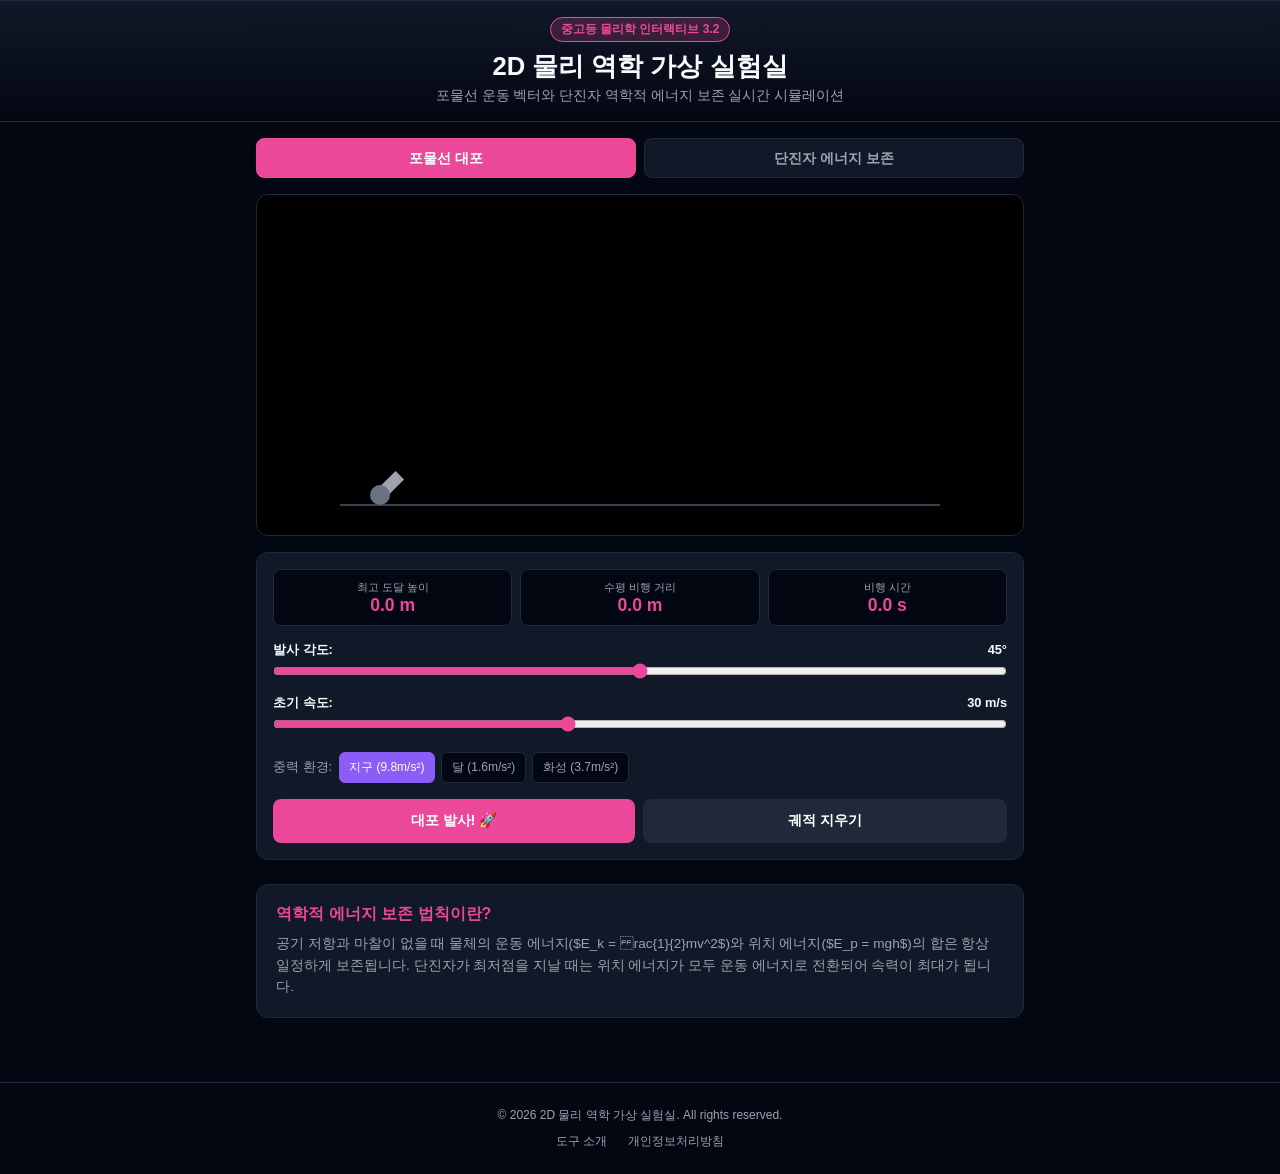
<file: index.html>
<!DOCTYPE html>
<html lang="ko">
<head>
  <meta charset="UTF-8">
  <meta name="robots" content="noindex, follow">
  <meta name="viewport" content="width=device-width, initial-scale=1.0, maximum-scale=1.0, user-scalable=no">
  <title>2D 물리 역학 가상 실험실 | 포물선 운동 & 에너지 보존 시뮬레이터</title>
  <meta name="description" content="중력, 발사 각도, 공기 저항을 조절하며 포물선 궤적과 단진자 역학적 에너지 보존 법칙을 실시간 60fps로 탐구하는 2D 물리 실험실입니다.">
  <link rel="canonical" href="https://verlet-physics-lab.enjoy-onepage.com/">
  <link rel="manifest" href="manifest.json">
  <link rel="stylesheet" href="style.css">
  <script async src="https://pagead2.googlesyndication.com/pagead/js/adsbygoogle.js?client=ca-pub-1204958742918459" crossorigin="anonymous"></script>
</head>
<body>
  <aside class="ad-top-wrapper" aria-label="스폰서 링크">
    <div class="ad-top-box">
      <ins class="adsbygoogle"
           style="display:block; max-height:90px;"
           data-ad-client="ca-pub-1204958742918459"
           data-ad-slot="3824727725"
           data-ad-format="horizontal"
           data-full-width-responsive="false"></ins>
      <script>(adsbygoogle = window.adsbygoogle || []).push({});</script>
    </div>
  </aside>

  <header class="app-header">
    <div class="header-inner">
      <div class="brand-row">
        <span class="brand-badge">중고등 물리학 인터랙티브 3.2</span>
        <h1 class="app-title">2D 물리 역학 가상 실험실</h1>
      </div>
      <p class="app-subtitle">포물선 운동 벡터와 단진자 역학적 에너지 보존 실시간 시뮬레이션</p>
    </div>
  </header>

  <main class="main-container">
    <nav class="mode-tabs">
      <button class="tab-btn active" id="tabCannon">포물선 대포</button>
      <button class="tab-btn" id="tabPendulum">단진자 에너지 보존</button>
    </nav>

    <!-- Canvas Sandbox -->
    <div class="sim-viewport-box">
      <canvas id="physicsCanvas" width="600" height="340"></canvas>
    </div>

    <!-- Cannon Controls -->
    <section class="controls-card" id="ctrlCannon">
      <div class="readout-grid">
        <div class="readout-item">
          <span class="r-label">최고 도달 높이</span>
          <span class="r-val" id="valMaxH">0.0 m</span>
        </div>
        <div class="readout-item">
          <span class="r-label">수평 비행 거리</span>
          <span class="r-val" id="valDist">0.0 m</span>
        </div>
        <div class="readout-item">
          <span class="r-label">비행 시간</span>
          <span class="r-val" id="valTime">0.0 s</span>
        </div>
      </div>

      <div class="sliders-grid">
        <div class="slider-row">
          <label>발사 각도: <span id="lblAngle">45°</span></label>
          <input type="range" id="rngAngle" min="5" max="85" value="45" />
        </div>
        <div class="slider-row">
          <label>초기 속도: <span id="lblSpeed">30 m/s</span></label>
          <input type="range" id="rngSpeed" min="10" max="60" value="30" />
        </div>
      </div>

      <div class="planet-row">
        <span class="planet-label">중력 환경:</span>
        <button class="planet-btn active" data-g="9.8">지구 (9.8m/s²)</button>
        <button class="planet-btn" data-g="1.62">달 (1.6m/s²)</button>
        <button class="planet-btn" data-g="3.72">화성 (3.7m/s²)</button>
      </div>

      <div class="action-btn-row">
        <button class="action-btn primary" id="btnFire">대포 발사! 🚀</button>
        <button class="action-btn secondary" id="btnClearTraces">궤적 지우기</button>
      </div>
    </section>

    <!-- Pendulum Controls -->
    <section class="controls-card hidden" id="ctrlPendulum">
      <div class="energy-box">
        <div class="energy-labels">
          <span>운동 에너지 (Ek)</span>
          <span>위치 에너지 (Ep)</span>
          <span>역학적 총에너지</span>
        </div>
        <div class="energy-bar-wrap">
          <div class="energy-bar-ek" id="barEk" style="width: 50%;"></div>
          <div class="energy-bar-ep" id="barEp" style="width: 50%;"></div>
        </div>
      </div>
      <p class="matrix-hint">마우스로 추를 잡고 원하는 각도로 당겼다 놓아보세요!</p>
    </section>

    <aside class="ad-mid-wrapper" aria-label="스폰서 링크">
      <ins class="adsbygoogle"
           style="display:block"
           data-ad-client="ca-pub-1204958742918459"
           data-ad-slot="1186914926"
           data-ad-format="auto"
           data-full-width-responsive="true"></ins>
      <script>(adsbygoogle = window.adsbygoogle || []).push({});</script>
    </aside>

    <section class="edu-card">
      <h2>역학적 에너지 보존 법칙이란?</h2>
      <p>공기 저항과 마찰이 없을 때 물체의 운동 에너지($E_k = rac{1}{2}mv^2$)와 위치 에너지($E_p = mgh$)의 합은 항상 일정하게 보존됩니다. 단진자가 최저점을 지날 때는 위치 에너지가 모두 운동 에너지로 전환되어 속력이 최대가 됩니다.</p>
    </section>
  </main>

  <aside class="ad-bot-wrapper" aria-label="스폰서 추천">
    <ins class="adsbygoogle"
         style="display:block"
         data-ad-client="ca-pub-1204958742918459"
         data-ad-slot="3416334507"
         data-ad-format="autorelaxed"></ins>
    <script>(adsbygoogle = window.adsbygoogle || []).push({});</script>
  </aside>

  <footer class="app-footer">
    <div class="footer-inner">
      <p class="copyright">© 2026 2D 물리 역학 가상 실험실. All rights reserved.</p>
      <nav class="footer-nav">
        <a href="about.html">도구 소개</a>
        <a href="privacy.html">개인정보처리방침</a>
      </nav>
    </div>
  </footer>

  <script src="app.js"></script>
</body>
</html>
</file>
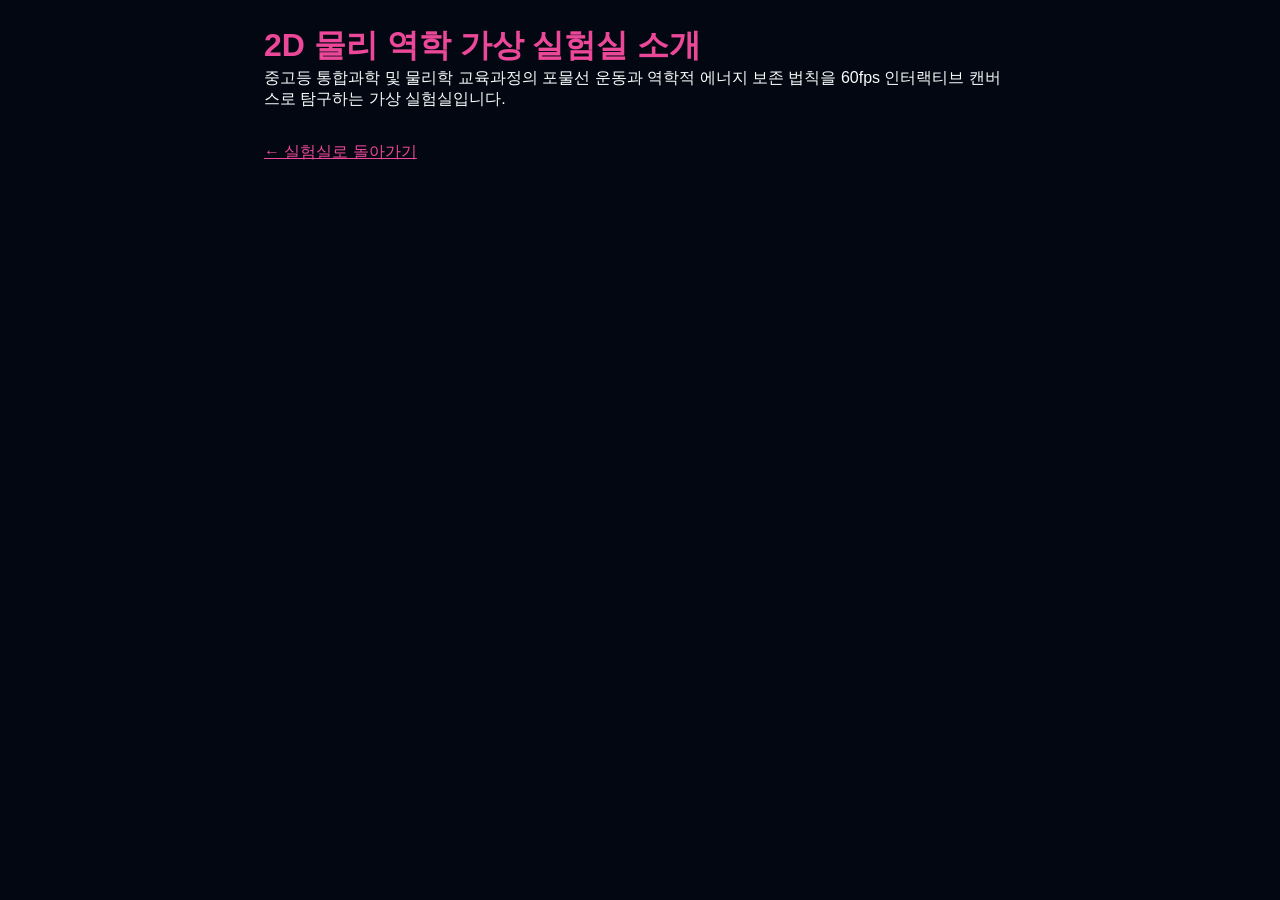
<file: about.html>
<!DOCTYPE html><html lang="ko"><head><meta charset="UTF-8"><meta name="robots" content="noindex, follow"><title>물리 역학 실험실 소개</title><link rel="stylesheet" href="style.css"></head><body style="padding:1.5rem;max-width:800px;margin:0 auto;color:#f9fafb;background:#030712;"><h1 style="color:#ec4899;">2D 물리 역학 가상 실험실 소개</h1><p>중고등 통합과학 및 물리학 교육과정의 포물선 운동과 역학적 에너지 보존 법칙을 60fps 인터랙티브 캔버스로 탐구하는 가상 실험실입니다.</p><p style="margin-top:2rem;"><a href="/" style="color:#ec4899;">← 실험실로 돌아가기</a></p></body></html>
</file>
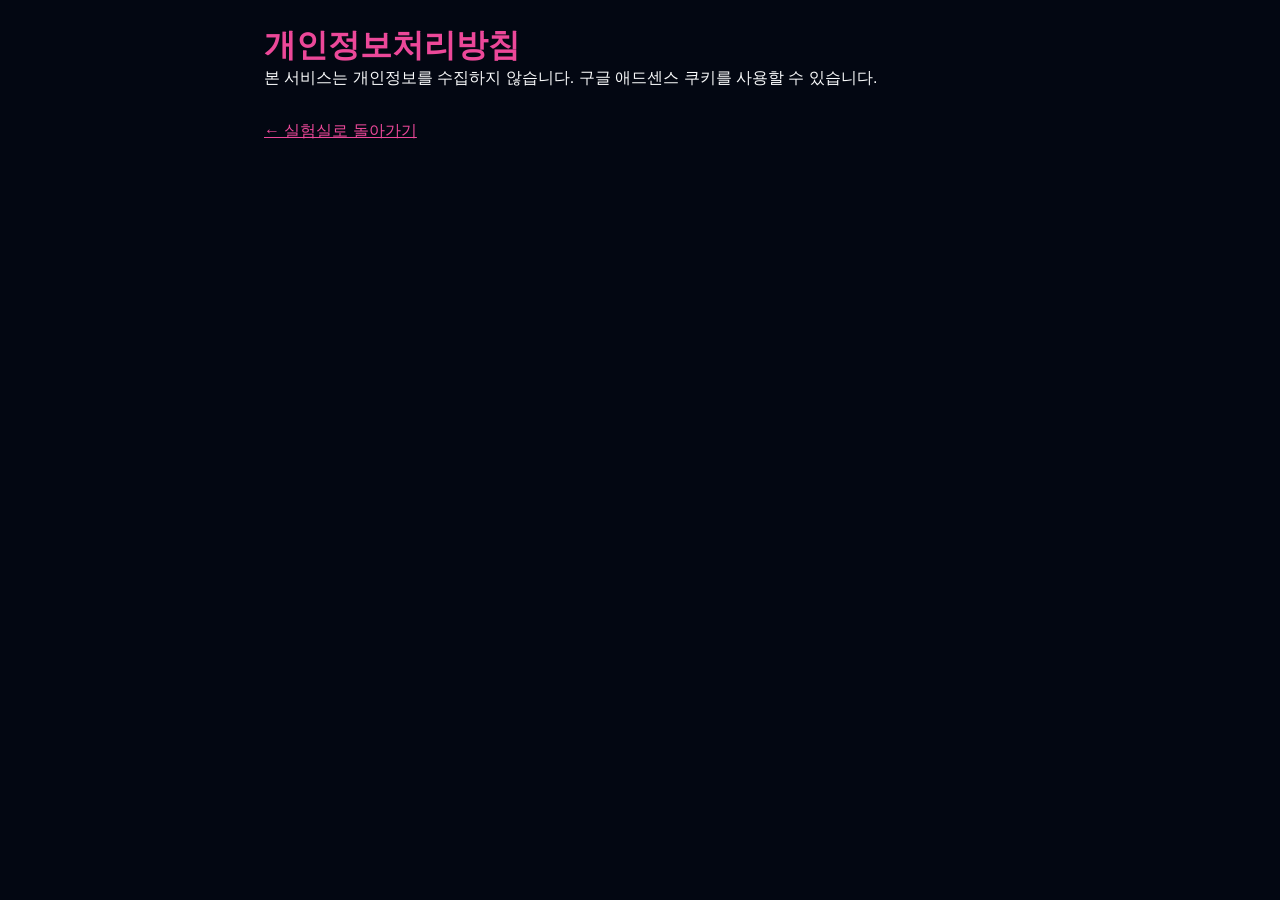
<file: privacy.html>
<!DOCTYPE html><html lang="ko"><head><meta charset="UTF-8"><meta name="robots" content="noindex, follow"><title>개인정보처리방침</title><link rel="stylesheet" href="style.css"></head><body style="padding:1.5rem;max-width:800px;margin:0 auto;color:#f9fafb;background:#030712;"><h1 style="color:#ec4899;">개인정보처리방침</h1><p>본 서비스는 개인정보를 수집하지 않습니다. 구글 애드센스 쿠키를 사용할 수 있습니다.</p><p style="margin-top:2rem;"><a href="/" style="color:#ec4899;">← 실험실로 돌아가기</a></p></body></html>
</file>
<file: style.css>
:root {
  --bg-color: #030712;
  --surface: #111827;
  --surface-border: #1f2937;
  --primary: #ec4899;
  --accent: #8b5cf6;
  --text-main: #f9fafb;
  --text-muted: #9ca3af;
  --font-family: -apple-system, BlinkMacSystemFont, "Segoe UI", Roboto, sans-serif;
}
* { box-sizing: border-box; margin: 0; padding: 0; }
body {
  background: var(--bg-color);
  color: var(--text-main);
  font-family: var(--font-family);
  overflow-x: hidden;
  width: 100%;
}
.ad-top-wrapper {
  width: 100%; max-height: 90px; overflow: hidden;
  background: var(--surface); border-bottom: 1px solid var(--surface-border);
  display: flex; justify-content: center;
}
.ad-top-box { width: 100%; max-width: 1200px; max-height: 90px; overflow: hidden; }
.app-header {
  padding: 1rem; text-align: center;
  background: linear-gradient(180deg, #111827 0%, #030712 100%);
  border-bottom: 1px solid var(--surface-border);
}
.header-inner { max-width: 800px; margin: 0 auto; }
.brand-badge {
  display: inline-block; font-size: 0.75rem; background: rgba(236, 72, 153, 0.2);
  color: var(--primary); padding: 0.2rem 0.6rem; border-radius: 999px;
  margin-bottom: 0.4rem; font-weight: 700; border: 1px solid var(--primary);
}
.app-title { font-size: clamp(1.1rem, 4vw, 1.6rem); font-weight: 800; white-space: nowrap; overflow: hidden; text-overflow: ellipsis; }
.app-subtitle { font-size: clamp(0.75rem, 2.5vw, 0.85rem); color: var(--text-muted); margin-top: 0.2rem; white-space: nowrap; overflow: hidden; text-overflow: ellipsis; }
.main-container { max-width: 800px; margin: 0 auto; padding: 1rem; width: 100%; }
.mode-tabs { display: flex; gap: 0.5rem; margin-bottom: 1rem; }
.tab-btn {
  flex: 1; padding: 0.6rem 0.2rem; background: var(--surface);
  border: 1px solid var(--surface-border); color: var(--text-muted);
  border-radius: 8px; font-weight: 700; cursor: pointer;
  font-size: clamp(0.75rem, 2.8vw, 0.9rem); white-space: nowrap;
}
.tab-btn.active { background: var(--primary); color: #fff; border-color: var(--primary); }
.sim-viewport-box {
  background: #000; border: 1px solid var(--surface-border);
  border-radius: 12px; overflow: hidden; margin-bottom: 1rem;
  display: flex; justify-content: center;
}
#physicsCanvas { max-width: 100%; height: auto; display: block; touch-action: none; }
.controls-card {
  background: var(--surface); border: 1px solid var(--surface-border);
  border-radius: 12px; padding: 1rem; margin-bottom: 1rem;
}
.controls-card.hidden { display: none; }
.readout-grid {
  display: grid; grid-template-columns: repeat(3, 1fr);
  gap: 0.5rem; text-align: center; margin-bottom: 1rem;
}
.readout-item { background: #030712; padding: 0.6rem 0.2rem; border-radius: 8px; border: 1px solid var(--surface-border); }
.r-label { display: block; font-size: 0.7rem; color: var(--text-muted); }
.r-val { font-size: 1.1rem; font-weight: 800; color: var(--primary); }
.sliders-grid { display: grid; gap: 0.8rem; margin-bottom: 1rem; }
.slider-row label { display: flex; justify-content: space-between; font-size: 0.8rem; font-weight: 600; margin-bottom: 0.2rem; }
.slider-row input { width: 100%; accent-color: var(--primary); }
.planet-row { display: flex; align-items: center; gap: 0.4rem; flex-wrap: wrap; margin-bottom: 1rem; }
.planet-label { font-size: 0.8rem; color: var(--text-muted); }
.planet-btn {
  padding: 0.4rem 0.6rem; background: #030712; border: 1px solid var(--surface-border);
  color: var(--text-muted); border-radius: 6px; font-size: 0.75rem; cursor: pointer;
}
.planet-btn.active { background: var(--accent); color: #fff; border-color: var(--accent); }
.action-btn-row { display: flex; gap: 0.5rem; }
.action-btn { flex: 1; padding: 0.7rem; border-radius: 8px; font-weight: 700; cursor: pointer; border: none; font-size: 0.9rem; }
.action-btn.primary { background: var(--primary); color: #fff; }
.action-btn.secondary { background: #1f2937; color: #fff; border: 1px solid var(--surface-border); }
.energy-box { background: #030712; border: 1px solid var(--surface-border); border-radius: 8px; padding: 0.8rem; margin-bottom: 0.8rem; }
.energy-labels { display: flex; justify-content: space-between; font-size: 0.75rem; color: var(--text-muted); margin-bottom: 0.4rem; }
.energy-bar-wrap { height: 16px; background: #1f2937; border-radius: 999px; overflow: hidden; display: flex; }
.energy-bar-ek { background: #10b981; height: 100%; transition: width 0.05s linear; }
.energy-bar-ep { background: #ec4899; height: 100%; transition: width 0.05s linear; }
.matrix-hint { text-align: center; font-size: 0.8rem; color: var(--text-muted); }
.ad-mid-wrapper, .ad-bot-wrapper { margin: 1.5rem 0; text-align: center; }
.edu-card { background: var(--surface); border: 1px solid var(--surface-border); border-radius: 12px; padding: 1.2rem; margin: 1.5rem 0; }
.edu-card h2 { font-size: 1rem; color: var(--primary); margin-bottom: 0.5rem; }
.edu-card p { font-size: 0.85rem; color: var(--text-muted); line-height: 1.6; }
.app-footer { background: #030712; border-top: 1px solid var(--surface-border); padding: 1.5rem 1rem; text-align: center; }
.copyright { font-size: 0.75rem; color: var(--text-muted); margin-bottom: 0.4rem; }
.footer-nav a { font-size: 0.75rem; color: var(--text-muted); text-decoration: none; margin: 0 0.5rem; }
</file>
